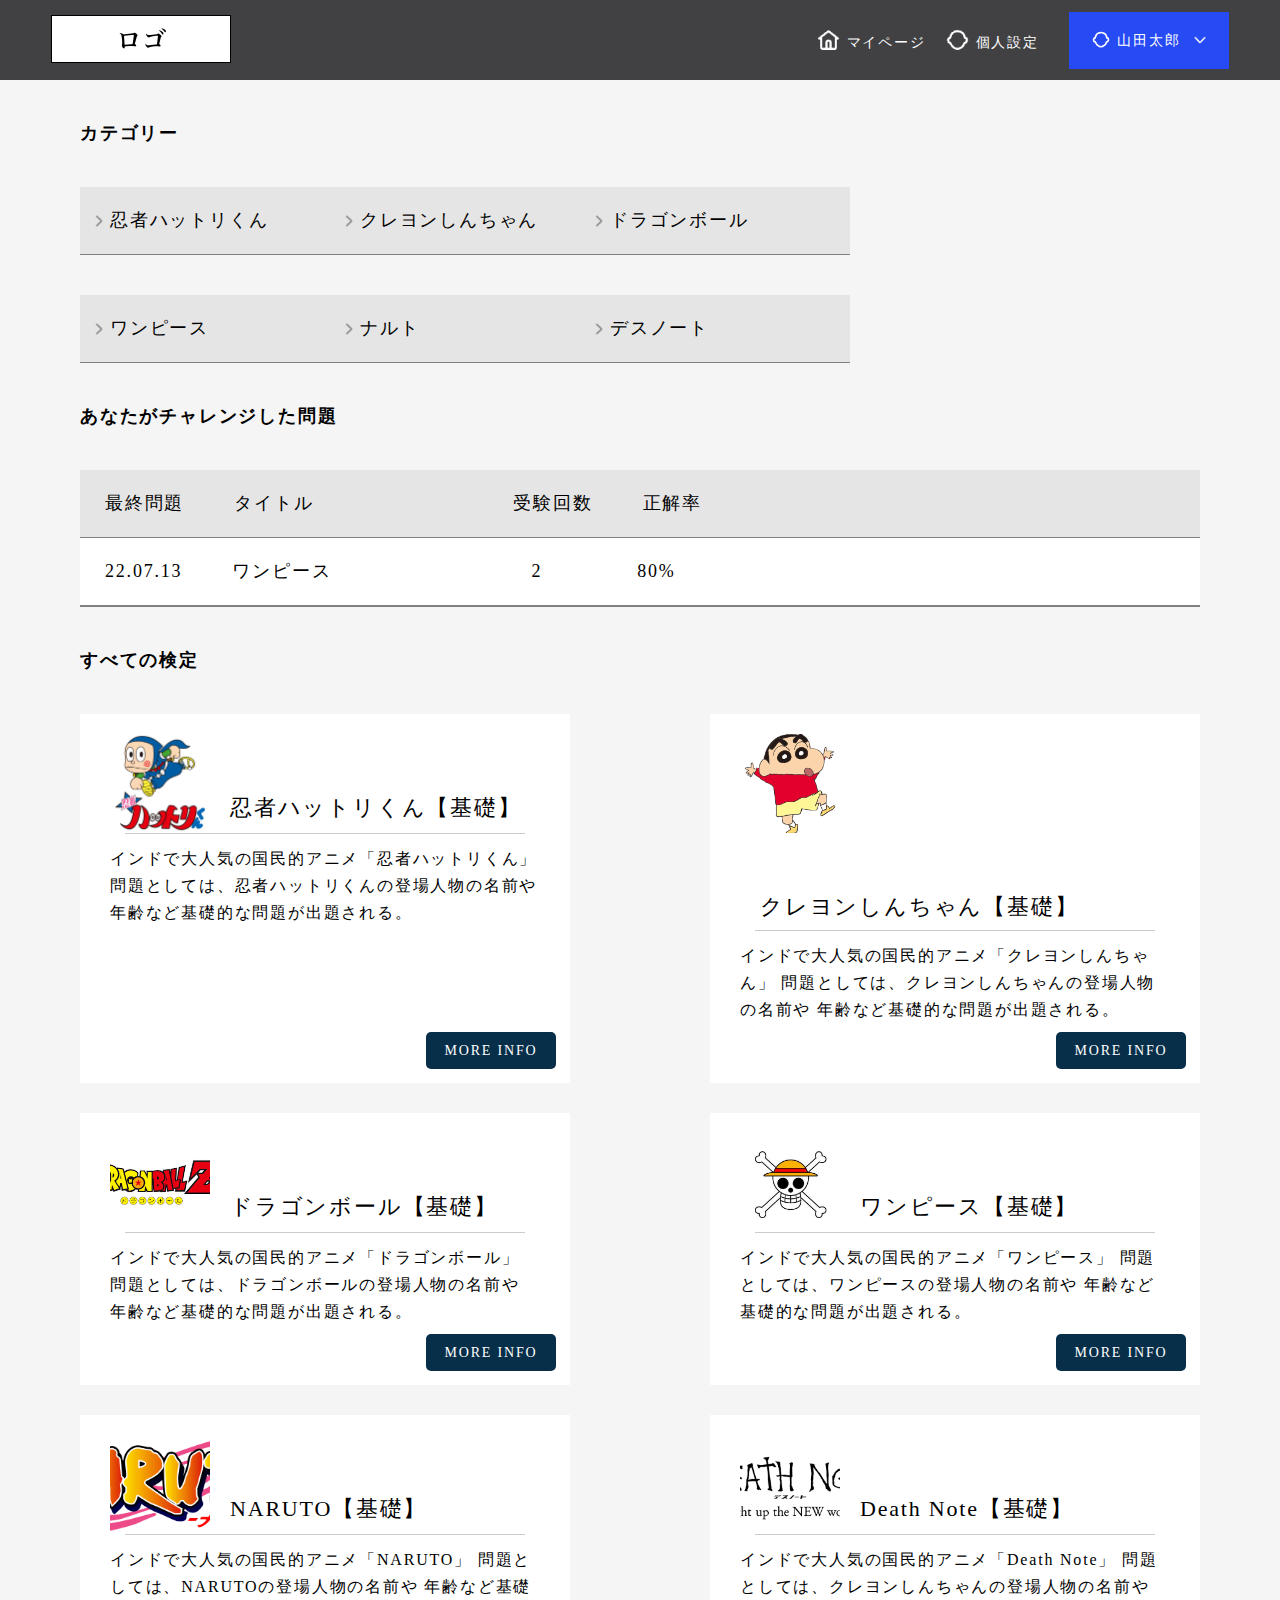
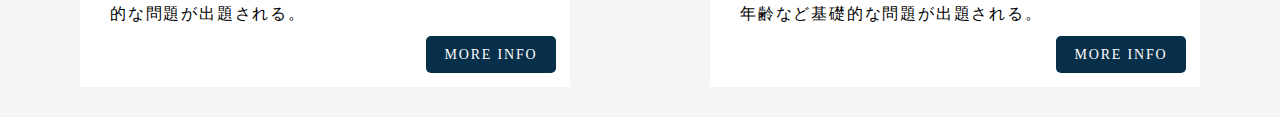
<file: index.html>
<!DOCTYPE html>
<html lang="ja">

<head>
	<meta charset="utf-8">
	<title>アニメ検定</title>
	<meta name="description" content="ディスクリプションを入力">
	<meta name="viewport" content="width=device-width, initial-scale=1.0">
	<link rel="stylesheet" href="./css/reset.css">
	<link rel="stylesheet" href="./css/style.css">
	<link rel="stylesheet" href="./css/hamburger.css">
	<!-- [if lt IE 9] -->
	<script src="http://html5shiv.googlecode.com/svn/trunk/html5.js"></script>
	<script src="http://css3-mediaqueries-js.googlecode.com/svn/trunk/css3-mediaqueries.js"></script>
	<!-- ハンバーガーメニュー -->
	<script src="https://code.jquery.com/jquery-3.4.1.min.js"
		integrity="sha256-CSXorXvZcTkaix6Yvo6HppcZGetbYMGWSFlBw8HfCJo=" crossorigin="anonymous"></script>
	<script src="https://coco-factory.jp/ugokuweb/wp-content/themes/ugokuweb/data/5-2-6/js/5-2-6.js"></script>
	<!-- [endif] -->
	<script src="main.js" defer></script>
</head>

<body>
	<!-- ヘッダー -->
	<header id="header">
		<div class="header__logo">
			<h1 class="site-title">
				<a href="#">
					<img src="./img/logo.png" width="50%">
				</a>
			</h1>
		</div>
		<nav>
			<ul class="nav__container">
				<a href="#">
					<li>
						<div class="aside__container__list aside__container__list--one pc__only">
							<p class="myPage">マイページ</p>
						</div>
					</li>
				</a>
				<a href="#">
					<li>
						<div class="aside__container__list aside__container__list--two pc__only">
							<p class="personalSettings">個人設定</p>
						</div>
					</li>
				</a>
				<a href="#">
					<li>
						<div class="loginButton pc__only">
							<p class="loginButton__text">山田太郎</p>
						</div>
					</li>
				</a>
				<!-- ハンバーガーメニュー -->
				<div class="sp__only">
					<div class="hamburger">
						<span></span>
						<span></span>
						<span></span>
					</div>

					<nav class="globalMenuSp">
						<ul>
							<li><a href="#">マイページ</a></li>
							<li><a href="#">個人設定</a></li>
							<li><a href="#">山田太郎</a></li>
						</ul>
					</nav>
				</div>
			</ul>
		</nav>
	</header>
	<!-- hiddenで消えている部分 -->
	<div class="dropdown__menu" hidden>
		<div class="dropdown__menu__list--one dropdown__menu__list"><a href="#">ゲストログイン</a></div>
		<div class="dropdown__menu__list--two dropdown__menu__list"><a href="#">個人設定</a></div>
		<div class="dropdown__menu__list--three dropdown__menu__list"><a href="#">サインアウト</a></div>
	</div>
	<main>
		<h2>カテゴリー</h2>
		<ul class="category__list category__list--one pc__only">
			<a href="./Quiz.html">
				<li class="category__list__item category__list--one">忍者ハットリくん</li>
			</a>
			<a href="#">
				<li class="category__list__item category__list--two">クレヨンしんちゃん</li>
			</a>
			<a href="#">
				<li class="category__list__item category__list--three">ドラゴンボール</li>
			</a>
		</ul>
		<ul class="category__list category__list--two pc__only">
			<a href="#">
				<li class="category__list__item category__list--four">ワンピース</li>
			</a>
			<a href="#">
				<li class="category__list__item category__list--five">ナルト</li>
			</a>
			<a href="#">
				<li class="category__list__item category__list--six">デスノート</li>
			</a>
		</ul>

		<ul class="category__list category__list__three sp__only">
			<a href="#">
				<li class="category__list__item category__list--five">忍者ハットリくん</li>
			</a>
			<a href="#">
				<li class="category__list__item category__list--six">クレヨンしんちゃん</li>
			</a>
			<a href="#">
			<li class="category__list__item category__list--five">ドラゴンボール</li>
			</a>
			<a href="#">
				<li class="category__list__item category__list--six">ワンピース</li>
			</a>
			<a href="#">
				<li class="category__list__item category__list--five">ナルト</li>
			</a>
			<a href="#">
				<li class="category__list__item category__list--six">デスノート</li>
			</a>
		</ul>

		<div class="challengedQuiz">
			<h2>あなたがチャレンジした問題</h2>
			<ul class="challengedQuiz__list">
				<a href="#">
					<li class="challengedQuiz__list--one">最終問題</li>
				</a>
				<a href="#" class="challengedQuiz__list--two">
					<li class="challengedQuiz__list--two">タイトル</li>
				</a>
				<a href="#">
					<li class="challengedQuiz__list--three">受験回数</li>
				</a>
				<a href="#">
					<li class="challengedQuiz__list--four">正解率</li>
				</a>
			</ul>
		</div>
		<div class="challengedQuiz__moreView">
			<ul class="challengedQuiz__list">
				<a href="#">
					<li class="challengedQuiz__list--one">22.07.13</li>
				</a>
				<a href="#" class="challengedQuiz__list--two">
					<li class="challengedQuiz__list--two">ワンピース</li>
				</a>
				<a href="#">
					<li class="challengedQuiz__list--three">2</li>
				</a>
				<a href="#" class="challengedQuiz__moreView__list--four">
					<li class="challengedQuiz__list--four">80%</li>
				</a>
			</ul>

		</div>
		<h2>すべての検定</h2>
		<div class="allQuiz flex">
			<div class="allQuiz__container Ninzyahattori">
				<div class="flex">
					<img src="./img/allPloblem__NInzyahattori.jpeg" alt="忍者ハットリくん">
					<p class="Ninzyahattori__title__text allQuiz__title__text">忍者ハットリくん【基礎】</p>
				</div>
				<hr>
				<p class="Ninzyahattori__text allQuiz__text">インドで大人気の国民的アニメ「忍者ハットリくん」
					問題としては、忍者ハットリくんの登場人物の名前や
					年齢など基礎的な問題が出題される。
				</p>
				<div class="moreInfo">
					<a class="moreInfo_text" href="./Quiz.html">MORE INFO</a>
				</div>
			</div>
			<div class="allQuiz__container">
				<div class="flex">
					<img src="./img/allPloblem__Kureyonsintyan.png" alt="クレヨンしんちゃん">
					<p class="allQuiz__title__text">クレヨンしんちゃん【基礎】</p>
				</div>
				<hr>
				<p class="allQuiz__text">インドで大人気の国民的アニメ「クレヨンしんちゃん」
					問題としては、クレヨンしんちゃんの登場人物の名前や
					年齢など基礎的な問題が出題される。
				</p>
				<div class="moreInfo">
					<a class="moreInfo_text" href="#">MORE INFO</a>
				</div>
			</div>
			<div class="allQuiz__container">
				<div class="flex">
					<img src="./img/allPloblem__DragonballZ.png" alt="ドラゴンボール">
					<p class="allQuiz__title__text">ドラゴンボール【基礎】</p>
					<hr>
				</div>
				<p class="allQuiz__text">インドで大人気の国民的アニメ「ドラゴンボール」
					問題としては、ドラゴンボールの登場人物の名前や
					年齢など基礎的な問題が出題される。
				</p>
				<div class="moreInfo">
					<a class="moreInfo_text" href="#">MORE INFO</a>
				</div>
			</div>
			<div class="allQuiz__container">
				<div class="flex">
					<img src="./img/allPloblem__Onepeace 1.png" alt="ワンピース">
					<p class="allQuiz__title__text">ワンピース【基礎】</p>
					<hr>
				</div>
				<p class="allQuiz__text">インドで大人気の国民的アニメ「ワンピース」
					問題としては、ワンピースの登場人物の名前や
					年齢など基礎的な問題が出題される。
				</p>
				<div class="moreInfo">
					<a class="moreInfo_text" href="#">MORE INFO</a>
				</div>
			</div>
			<div class="allQuiz__container">
				<div class="flex">
					<img src="./img/allQuiz__Naruto.png" alt="ナルト">
					<p class="allQuiz__title__text">NARUTO【基礎】</p>
					<hr>
				</div>
				<p class="allQuiz__text">インドで大人気の国民的アニメ「NARUTO」
					問題としては、NARUTOの登場人物の名前や
					年齢など基礎的な問題が出題される。
				</p>
				<div class="moreInfo">
					<a class="moreInfo_text" href="#">MORE INFO</a>
				</div>
			</div>
			<div class="allQuiz__container">
				<div class="flex">
					<img src="./img/allQuiz__DeathNote.png" alt="デスノート">
					<p class="allQuiz__title__text">Death Note【基礎】</p>
					<hr>
				</div>
				<p class="allQuiz__text">インドで大人気の国民的アニメ「Death Note」
					問題としては、クレヨンしんちゃんの登場人物の名前や
					年齢など基礎的な問題が出題される。
				</p>
				<div class="moreInfo">
					<a class="moreInfo_text" href="#">MORE INFO</a>
				</div>
			</div>
		</div>
	</main>
</body>

</html>
</file>
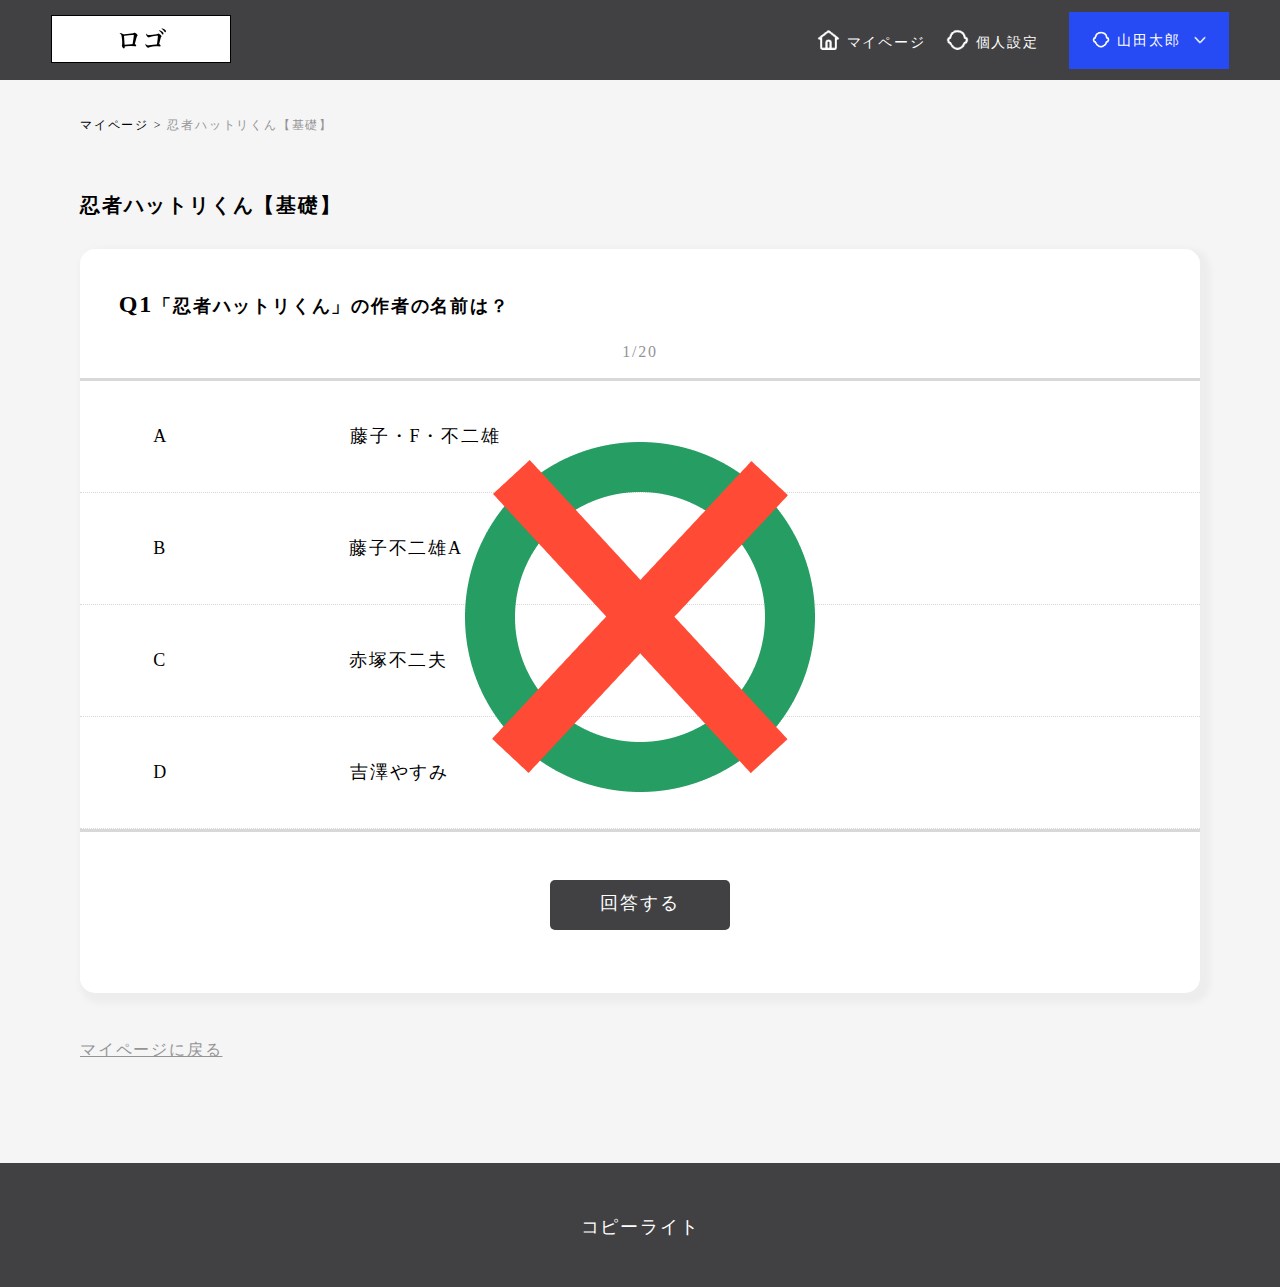
<file: Quiz.html>
<!DOCTYPE html>
<html lang="ja">

<head>
	<meta charset="utf-8">
	<title>アニメ検定</title>
	<meta name="description" content="ディスクリプションを入力">
	<meta name="viewport" content="width=device-width, initial-scale=1.0">
	<link rel="stylesheet" href="./css/reset.css">
	<link rel="stylesheet" href="./css/style.css">
	<link rel="stylesheet" href="./css/hamburger.css">
	<!-- [if lt IE 9] -->
	<script src="http://html5shiv.googlecode.com/svn/trunk/html5.js"></script>
	<script src="http://css3-mediaqueries-js.googlecode.com/svn/trunk/css3-mediaqueries.js"></script>
	<!-- ハンバーガーメニュー -->
	<script src="https://code.jquery.com/jquery-3.4.1.min.js"
		integrity="sha256-CSXorXvZcTkaix6Yvo6HppcZGetbYMGWSFlBw8HfCJo=" crossorigin="anonymous"></script>
	<script src="https://coco-factory.jp/ugokuweb/wp-content/themes/ugokuweb/data/5-2-6/js/5-2-6.js"></script>
	<!-- [endif] -->
	<script src="main.js" defer></script>
</head>

<body>
	<!-- ヘッダー -->
	<header id="header">
		<div class="header__logo">
			<h1 class="site-title">
				<a href="./index.html">
					<img src="./img/logo.png" width="50%">
				</a>
			</h1>
		</div>
		<nav>
			<ul class="nav__container">
				<a href="#">
					<li>
						<div class="aside__container__list aside__container__list--one pc__only">
							<p class="myPage">マイページ</p>
						</div>
					</li>
				</a>
				<a href="#">
					<li>
						<div class="aside__container__list aside__container__list--two pc__only">
							<p class="personalSettings">個人設定</p>
						</div>
					</li>
				</a>
				<a href="#">
					<li>
						<div class="loginButton pc__only">
							<p class="loginButton__text">山田太郎</p>
						</div>
					</li>
				</a>
				<!-- ハンバーガーメニュー -->
				<div class="sp__only">
					<div class="hamburger">
						<span></span>
						<span></span>
						<span></span>
					</div>

					<nav class="globalMenuSp">
						<ul>
							<li><a href="#">マイページ</a></li>
							<li><a href="#">個人設定</a></li>
							<li><a href="#">山田太郎</a></li>
						</ul>
					</nav>
				</div>
			</ul>
		</nav>
	</header>
	<!-- hiddenで消えている部分 -->
	<div class="dropdown__menu" hidden>
		<div class="dropdown__menu__list--one dropdown__menu__list"><a href="#">ゲストログイン</a></div>
		<div class="dropdown__menu__list--two dropdown__menu__list"><a href="#">個人設定</a></div>
		<div class="dropdown__menu__list--three dropdown__menu__list"><a href="#">サインアウト</a></div>
	</div>
	<main>
		<div class="pageSelect__container">
			<a href="./index.html">
				<div class="myPage__text">マイページ > </div>
			</a>
			<a href="./index.html">
				<div class="nextQuiz_text">忍者ハットリくん【基礎】</div>
			</a>
		</div>
		<div class="quiz__content">
			<p class="quiz__text--title">
				忍者ハットリくん【基礎】
			</p>
			<div class="quiz__select__content">
				<p class="quiz__quizTitle--text">
					<span class="quiz__quizTitle__text--number">Q1</span>「忍者ハットリくん」の作者の名前は？
				</p>
				<p class="quizs__number">1/20</p>
				<div class="quiz__select__list">
					<div class="quiz__select__wrapper">
						<p class="quiz__number">A</p>
						<p class="quiz__answer--text">藤子・F・不二雄</p>
					</div>
					<div class="quiz__select__wrapper">
						<p class="quiz__number">B</p>
						<p class="quiz__answer--text">藤子不二雄A</p>
					</div>
					<div class="quiz__select__wrapper">
						<p class="quiz__number">C</p>
						<p class="quiz__answer--text">赤塚不二夫</p>
					</div>
					<div class="quiz__select__wrapper">
						<p class="quiz__number">D</p>
						<p class="quiz__answer--text">吉澤やすみ</p>
					</div>
				</div>
				<div class="answer__button__content">
					<a href="#">
						<div class="answer__button__wrapper">回答する</div>
					</a>
				</div>
				<div class="circle">
					<img src="./img/circle.png">
				</div>
				<div class="embarrassment">
					<img src="./img/embarrassment.png">
				</div>
			</div>
		</div>
		<div class="back__myPage">
			<a href="./index.html">
				マイページに戻る
			</a>
		</div>
	</main>
	<footer>
		<div class="footer">
			<p class="footer__text">
				コピーライト
			</p>
		</div>
	</footer>
</body>

</html>
</file>
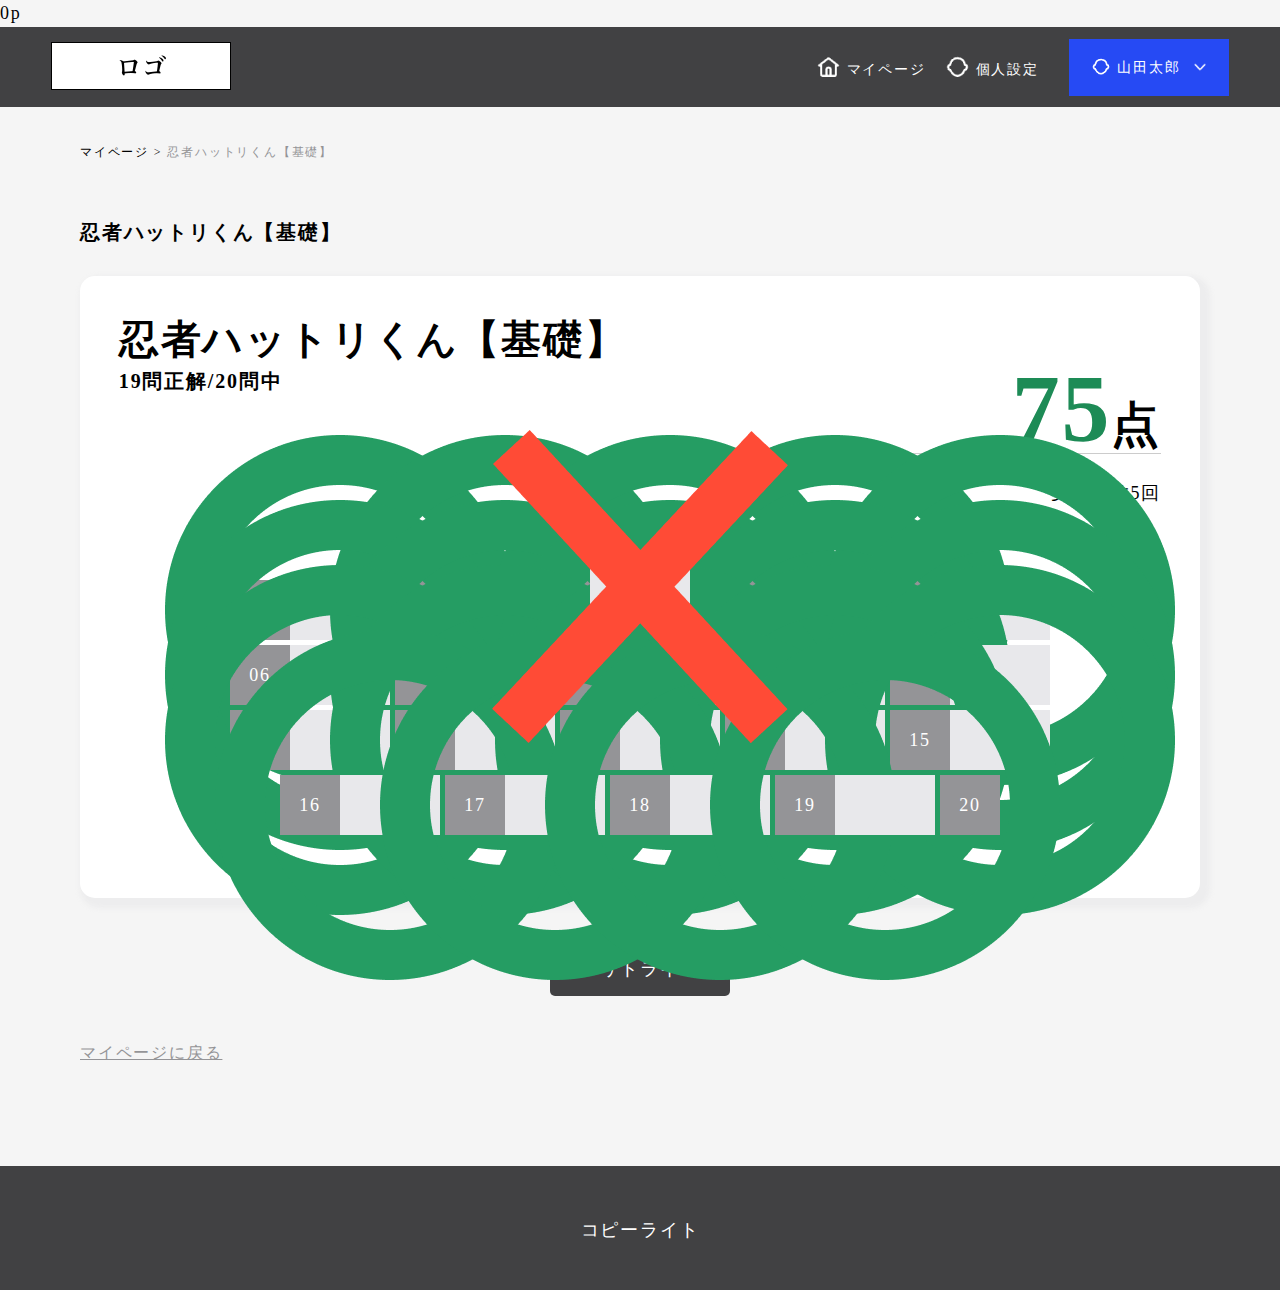
<file: result.html>
0p<!DOCTYPE html>
<html lang="ja">

<head>
	<meta charset="utf-8">
	<title>アニメ検定</title>
	<meta name="description" content="ディスクリプションを入力">
	<meta name="viewport" content="width=device-width, initial-scale=1.0">
	<link rel="stylesheet" href="./css/reset.css">
	<link rel="stylesheet" href="./css/style.css">
	<link rel="stylesheet" href="./css/hamburger.css">
	<!-- [if lt IE 9] -->
	<script src="http://html5shiv.googlecode.com/svn/trunk/html5.js"></script>
	<script src="http://css3-mediaqueries-js.googlecode.com/svn/trunk/css3-mediaqueries.js"></script>
	<!-- ハンバーガーメニュー -->
	<script src="https://code.jquery.com/jquery-3.4.1.min.js"
		integrity="sha256-CSXorXvZcTkaix6Yvo6HppcZGetbYMGWSFlBw8HfCJo=" crossorigin="anonymous"></script>
	<script src="https://coco-factory.jp/ugokuweb/wp-content/themes/ugokuweb/data/5-2-6/js/5-2-6.js"></script>
	<!-- [endif] -->
	<script src="main.js" defer></script>
</head>

<body>
	<!-- ヘッダー -->
	<header id="header">
		<div class="header__logo">
			<h1 class="site-title">
				<a href="./index.html">
					<img src="./img/logo.png" width="50%">
				</a>
			</h1>
		</div>
		<nav>
			<ul class="nav__container">
				<a href="#">
					<li>
						<div class="aside__container__list aside__container__list--one pc__only">
							<p class="myPage">マイページ</p>
						</div>
					</li>
				</a>
				<a href="#">
					<li>
						<div class="aside__container__list aside__container__list--two pc__only">
							<p class="personalSettings">個人設定</p>
						</div>
					</li>
				</a>
				<a href="#">
					<li>
						<div class="loginButton pc__only">
							<p class="loginButton__text">山田太郎</p>
						</div>
					</li>
				</a>
				<!-- ハンバーガーメニュー -->
				<div class="sp__only">
					<div class="hamburger">
						<span></span>
						<span></span>
						<span></span>
					</div>

					<nav class="globalMenuSp">
						<ul>
							<li><a href="#">マイページ</a></li>
							<li><a href="#">個人設定</a></li>
							<li><a href="#">山田太郎</a></li>
						</ul>
					</nav>
				</div>
			</ul>
		</nav>
	</header>
	<!-- hiddenで消えている部分 -->
	<div class="dropdown__menu" hidden>
		<div class="dropdown__menu__list--one dropdown__menu__list"><a href="#">ゲストログイン</a></div>
		<div class="dropdown__menu__list--two dropdown__menu__list"><a href="#">個人設定</a></div>
		<div class="dropdown__menu__list--three dropdown__menu__list"><a href="#">サインアウト</a></div>
	</div>
	<main>
		<div class="pageSelect__container">
			<a href="./index.html">
				<div class="myPage__text">マイページ > </div>
			</a>
			<a href="./index.html">
				<div class="nextQuiz_text">忍者ハットリくん【基礎】</div>
			</a>
		</div>
		<div class="quiz__content">
			<p class="quiz__text--title">
				忍者ハットリくん【基礎】
			</p>
			<div class="quiz__select__content">
				<p class="quiz__quizTitle__text__title--result">
					忍者ハットリくん<br class="sp__only--br"><span class="foundation">【基礎】</span>
				</p>
				<p class="quiz__quizTitle__text__answerRate--result">
					19問正解/20問中
				</p>
				<div class="point__content">
					<p class="point__text"><span class="result__point__number">75</span>点</p>
					<hr class="resultHr">
					<p class="test__numberOfTimes">受験回数5回</p>
				</div>
				<div class="quiz__result__container">
					<div class="quiz__nubmer--result">
						<div class="quiz__nubmer__text--result">
							<p>01</p>
						</div>
						<div class="result">
							<img src="./img/circle.png">
						</div>
					</div>
					<div class="quiz__nubmer--result">
						<div class="quiz__nubmer__text--result">
							<p>02</p>
						</div>
						<div class="result">
							<img src="./img/circle.png">
						</div>
					</div>
					<div class="quiz__nubmer--result">
						<div class="quiz__nubmer__text--result">
							<p>03</p>
						</div>
						<div class="result">
							<img src="./img/circle.png">
						</div>
					</div>
					<div class="quiz__nubmer--result">
						<div class="quiz__nubmer__text--result">
							<p>04</p>
						</div>
						<div class="result">
							<img src="./img/circle.png">
						</div>
					</div>
					<div class="quiz__nubmer--result">
						<div class="quiz__nubmer__text--result">
							<p>05</p>
						</div>
						<div class="result">
							<img src="./img/circle.png">
						</div>
					</div>
					<div class="quiz__nubmer--result">
						<div class="quiz__nubmer__text--result">
							<p>06</p>
						</div>
						<div class="result">
							<img src="./img/circle.png">
						</div>
					</div>
					<div class="quiz__nubmer--result">
						<div class="quiz__nubmer__text--result">
							<p>07</p>
						</div>
						<div class="result">
							<img src="./img/circle.png">
						</div>
					</div>
					<div class="quiz__nubmer--result">
						<div class="quiz__nubmer__text--result">
							<p>08</p>
						</div>
						<div class="result">
							<img src="./img/circle.png">
						</div>
					</div>
					<div class="quiz__nubmer--result">
						<div class="quiz__nubmer__text--result">
							<p>09</p>
						</div>
						<div class="result">
							<img src="./img/circle.png">
						</div>
					</div>
					<div class="quiz__nubmer--result">
						<div class="quiz__nubmer__text--result">
							<p>10</p>
						</div>
						<div class="result">
							<img src="./img/circle.png">
						</div>
					</div>
					<div class="quiz__nubmer--result">
						<div class="quiz__nubmer__text--result">
							<p>11</p>
						</div>
						<div class="result">
							<img src="./img/circle.png">
						</div>
					</div>
					<div class="quiz__nubmer--result">
						<div class="quiz__nubmer__text--result">
							<p>12</p>
						</div>
						<div class="result">
							<img src="./img/circle.png">
						</div>
					</div>
					<div class="quiz__nubmer--result">
						<div class="quiz__nubmer__text--result">
							<p>13</p>
						</div>
						<div class="result">
							<img src="./img/circle.png">
						</div>
					</div>
					<div class="quiz__nubmer--result">
						<div class="quiz__nubmer__text--result">
							<p>14</p>
						</div>
						<div class="result">
							<img src="./img/circle.png">
						</div>
					</div>
					<div class="quiz__nubmer--result">
						<div class="quiz__nubmer__text--result">
							<p>15</p>
						</div>
						<div class="result">
							<img src="./img/circle.png">
						</div>
					</div>
					<div class="quiz__nubmer--result">
						<div class="quiz__nubmer__text--result">
							<p>16</p>
						</div>
						<div class="result">
							<img src="./img/circle.png">
						</div>
					</div>
					<div class="quiz__nubmer--result">
						<div class="quiz__nubmer__text--result">
							<p>17</p>
						</div>
						<div class="result">
							<img src="./img/circle.png">
						</div>
					</div>
					<div class="quiz__nubmer--result">
						<div class="quiz__nubmer__text--result">
							<p>18</p>
						</div>
						<div class="result">
							<img src="./img/circle.png">
						</div>
					</div>
					<div class="quiz__nubmer--result">
						<div class="quiz__nubmer__text--result">
							<p>19</p>
						</div>
						<div class="result">
							<img src="./img/circle.png">
						</div>
					</div>
					<div class="quiz__nubmer--result">
						<div class="quiz__nubmer__text--result">
							<p>20</p>
						</div>
						<div class="result embarrassment">
							<img src="./img/embarrassment.png">
						</div>
					</div>
				</div>
			</div>
			<div class="retry__button__content">
				<a href="#">
					<div class="retry__button__wrapper">リトライ</div>
				</a>
			</div>
		</div>
		<div class="back__myPage">
			<a href="./index.html">
				マイページに戻る
			</a>
		</div>
	</main>
	<footer>
		<div class="footer">
			<p class="footer__text">
				コピーライト
			</p>
		</div>
	</footer>
</body>

</html>
</file>
<file: css/style.css>
@charset "UTF-8";

body {
	font-size: 18px;
	line-height: 1.5em;
	letter-spacing: 0.1em;
	background-color: #F5F5F5;
}

/* header,main共通部分 */
h2 {
	padding: 40px 0;
}

ul {
	list-style: none;
}

hr {
	text-align: center;
	width: 400px;
	margin: 0 auto;
}

.flex {
	display: flex;
	flex-wrap: wrap;
}

a {
	text-decoration: none;
	color: black;
}

/* headere部分 */
.header__logo img {
	width: 180px;
}

.logo {
	padding: 15px 0;
	width: 200px;
	height: 15vh;
}

.logo p {
	color: #fff;
	text-align: center;
}

.left__aside__container {
	background-color: rgb(7, 47, 74);

}

.aside__container p,
.aside__container a {
	color: #fff;
	padding: 15px 0;
}

.myPage {
	margin-top: 25px;
	translate: 30px;
	color: #fff;
}

.myPage::before {
	content: "";
	display: inline-block;
	width: 30px;
	/*画像の幅*/
	height: 25px;
	/*画像の高さ*/
	translate: -1px -3px;
	background-image: url(../img/home_3_line\ \(1\).png);
	background-size: contain;
	background-repeat: no-repeat;
	vertical-align: middle;
}

.personalSettings {
	margin-top: 25px;
	margin-left: 20px;
	color: #fff;
}

.personalSettings::before {
	content: "";
	display: inline-block;
	width: 30px;
	/*画像の幅*/
	height: 25px;
	/*画像の高さ*/
	translate: -1px -3px;
	background-image: url(../img/face_line.png);
	background-size: contain;
	background-repeat: no-repeat;
	vertical-align: middle;
}

.aside__container__list {
	display: flex;
	margin-top: -10px;
}


#header {

	display: flex;
	align-items: center;
	justify-content: space-between;
	margin: 0 auto;
	padding: 0 4%;
	height: 80px;
	background-color: #414143;
}


#header ul {
	padding-bottom: 10px;
	align-items: center;
}

#header li {
	font-size: 0.9rem;
	margin-left: 30px;
}


header li a {
	transition: all 0.3s;
}

#header li a:hover {
	opacity: 0.5;
}

#header li img.icon {
	width: 30px;
}

/* main部分 */
/* TopBar部分 */
main ul {
	display: flex;
}

.nav__container {
	display: flex;
}

.TopBar {
	background-color: #fff;
	z-index: 9999;
}

.loginButton {
	background: var(--sea-500, #264AF4);
	width: 160px;
	margin-top: 10px;
	padding: 15px 0;

}

.dropdown__menu {
	position: absolute;
	right: 4%;
	top: 70px
}

.dropdown__menu a {
	color: #fff;
}

.dropdown__menu__list {
	background-color: rgb(7, 47, 74);
	width: 160px;
	height: 40px;
	text-align: left;
}

.dropdown__menu__list a {
	font-size: 16px;
	padding-left: 25px;
	display: inline;
	vertical-align: text-top;
}

.dropdown__menu__list:hover {
	background-color: #999;
}

.loginButton__text {
	color: #fff;
	text-align: center;
}

.loginButton__text::before {
	content: "";
	display: inline-block;
	width: 20px;
	/*画像の幅*/
	height: 20px;
	/*画像の高さ*/
	translate: -6px -1px;
	background-image: url(../img/face_line.png);
	background-size: contain;
	vertical-align: middle;
}

.loginButton__text::after {
	content: "";
	display: inline-block;
	width: 20px;
	/*画像の幅*/
	height: 20px;
	/*画像の高さ*/
	translate: 10px -1px;
	background-image: url(../img/down_line.png);
	background-size: contain;
	vertical-align: middle;
}

/* main------------------------------------------------------------ */
main {
	background-color: #F5F5F5;
	max-width: 1120px;
	margin: 0 auto;
	padding: 0 2.08%;
}

.challengedQuiz__list {
	background-color: #E5E5E5;
	border-bottom: solid 1px gray;
}

.category__list li,
.challengedQuiz__list li {
	background-color: #E5E5E5;
	padding: 20px 4%;
}

.challengedQuiz__list li {
	padding: 20px 25px;
}

.category__list--one {
	margin-bottom: 20px;
}

.category__list--three,
.category__list--six {
	padding: 0;
}

.category__list li::before {
	content: "";
	display: inline-block;
	width: 20px;
	/*画像の幅*/
	height: 20px;
	/*画像の高さ*/
	translate: -1px -1px;
	background-image: url(../img/right_line\ \(2\).png);
	background-size: contain;
	vertical-align: middle;
}

.challengedQuiz__list--two {
	padding-right: 150px;
}



.category__list__item {
	width: 250px;
	border-bottom: solid 1px gray;
}

/* 受けた検定の詳細部分 */
.challengedQuiz__moreView {
	border-bottom: solid 1px gray;
}

.challengedQuiz__moreView__list--four {
	padding-left: 45px;
}

.challengedQuiz__moreView ul,
.challengedQuiz__moreView li {
	background-color: #fff;
}

/* 全ての検定 */
.allQuiz__container {
	background-color: #fff;
	width: 430px;
	padding: 20px 30px;
	margin-bottom: 30px;
	position: relative;
}

.allQuiz {
	justify-content: space-between;
}

.allQuiz__container img {
	width: 100px;
	height: 99px;
	object-fit: cover;
}

.allQuiz__title__text {
	font-size: 22px;
	margin-top: 60px;
	padding-left: 20px;
	margin-bottom: 10px;
}

.allQuiz__text {
	text-align: left;
	font-size: 16px;
	margin-top: 10px;
	margin-bottom: 40px;
}

.moreInfo {
	/* margin-left: 300px; */
	/* margin-top: 20px; */
	position: absolute;
	right: 14px;
	bottom: 14px;
}

.moreInfo_text {
	background-color: rgb(7, 47, 74);
	color: #fff;
	display: block;
	text-align: center;
	font-size: 14px;
	width: 100px;
	padding: 5px 15px;
	border-radius: 5px;
}

footer {
	margin-top: 100px;
}

.footer {
	background-color: #414143;
	width: 100%;

}

.footer__text {
	color: #fff;
	text-align: center;
	padding-top: 51px;
	padding-bottom: 46px;
}

/* Quiz.html------------------------------------------------------------ */

.pageSelect__container {
	display: flex;
	column-gap: 5px;
	margin: 32px 0 53px;
}

.myPage__text,
.nextQuiz_text {
	font-size: 12px;
}

.nextQuiz_text {
	color: #949497;
}



.quiz__text--title {
	font-size: 20px;
	font-weight: bold;
	margin-bottom: 30px;
}

.quiz__select__content {
	position: relative;
	background-color: #fff;
	border-radius: 15px;
	box-shadow: 5px 5px 5px 5px rgba(216, 216, 219, 0.25);
	padding-bottom: 63px;
}

.circle{
	position: absolute;
	top: 50%;
	left: 50%;
	transform: translate(-50%, -50%);
}

.embarrassment{
	position: absolute;
	top: 50%;
	left: 50%;
	transform: translate(-50%, -50%);	
}

.quiz__quizTitle--text{
	padding-top: 42px;
	padding-left: 3.47%;
	padding-bottom: 18px;
	font-weight: 600;
}

.quiz__quizTitle__text--number{
	font-size: 24px;
}

.quizs__number{
	text-align: center;
	color: #949497;
	font-size: 16px;
	margin-bottom: 13px;
}

.quiz__select__list {
	border-top: 3px solid #D8D8D8;
	border-bottom: 3px solid #D8D8D8;
	height: 100%;
}

.quiz__select__wrapper {
	display: flex;
	column-gap: 109px;
	border-bottom: 1px dotted #D8D8D8;
}

.quiz__number,
.quiz__answer--text {
	padding: 42px 0 42px 6.53%;
}

.answer__button__content {
	background-color: #414143;
	text-align: center;
	align-items: center;
	border-radius: 5px;
	margin: 0 auto;
	width: 180px;
	height: 50px;
	margin-top: 48px;
}

.answer__button__wrapper {
	display: inline-block;
	color: #fff;	
	padding-top: 10px;
}

.answer__button__wrapper a {
	color: #fff;
}

.back__myPage{
	margin-top: 43px;
}

.back__myPage a {
	font-size: 16px;
	color: #949497;
	text-decoration: underline #949497;
}

/* sresult.html----------------------------------------------------- */
.quiz__quizTitle__text__title--result{
	display: block;
	font-size: 40px;
	font-weight: 600;
	padding-top: 50px;
	padding-left: 3.47%;
}

.quiz__quizTitle__text__answerRate--result{
	font-size: 20px;
	font-weight: 600;
	padding-top: 15px;
	padding-left: 3.47%;
}

.point__content{
	text-align: right;
	padding-right: 3.47%;
}

.point__text{
	font-size: 48px;
	font-weight: 600;
}

.result__point__number{
	color: var(--forest-700, #1D8B56);
	font-size: 96px !important;
}
.resultHr{
	width: 34.131%;
	margin-top: 15px;
	margin-right:0px;
}

.test__numberOfTimes{
	margin-top: 25px;
	margin-bottom: 73px;
}

.quiz__nubmer--result{
	display: flex;
}
.quiz__nubmer__text--result{
	background-color: #949497;
	color: #fff;
	width: 60px;
	height: 60px;
	display: flex;
	align-items: center;
	justify-content: center;
}

.quiz__nubmer__text--result p{
	display: inline-block;
}

.quiz__result__container{
	display: flex;
	flex-wrap: wrap;
	justify-content: center;
	gap: 5px;
	margin: 0 13.39%;
}

.result{
	background-color: #E8E8EB;
	width: 100px;
	height: 60px;
	display: flex;
	align-items: center;
	justify-content: center;
}

.retry__button__content {
	background-color: #414143;
	text-align: center;
	align-items: center;
	border-radius: 5px;
	margin: 0 auto;
	width: 180px;
	height: 50px;
	margin-top: 48px;
}

.retry__button__wrapper {
	display: inline-block;
	color: #fff;	
	padding-top: 10px;
}

.retry__button__wrapper a {
	color: #fff;
}







.sp__only {
	display: none;
}

.sp__only--br{
	display: none;
}


/*レスポンシブ対応-----------------------------------------------------*/
@media screen and (max-width: 1024px) {
	.allQuiz__container {
		width: 100%;
	}

	hr {
		display: block;
		width: 100%;
	}
}


@media screen and (max-width: 800px) {
	.category__list__item {
		width: 210px;
	}
	.result__point__number{
		display: block;
		padding-right: 45px;
		margin-top: 33px;
	}
	.sp__only--br{
		display: block;

	}
	.foundation{
		display: block;
		padding-top: 15px;
	}
}



@media screen and (max-width: 710px) {

	.sp__only {
		display: block;
	}

	.pc__only {
		display: none;
	}

	#header li {
		margin-left: 0;
	}

	.challengedQuiz__list {
		font-size: 16px;
	}

	.category__list li {
		padding: 20px 0;
	}

	.challengedQuiz__list--two {
		padding-right: 80px;
	}

	.category__list__item {
		width: 100%;
		margin: 0 auto;
		text-align: center;
	}
}

@media screen and (max-width: 570px) {
	.challengedQuiz__list--two {
		padding-right: 30px;
	}

	.challengedQuiz__list li {
		padding: 15px 13px;
	}
}

@media screen and (max-width:425px) {
	.quiz__answer--text{
		padding-left: 0;
	}
	.quiz__select__wrapper{
		column-gap: 23px;
	}
}

@media screen and (max-width: 418px) {

	.challengedQuiz__list--three,
	.challengedQuiz__list--four {
		display: none;
	}
}
</file>
<file: css/hamburger.css>
@charset "utf-8";

/*　ハンバーガーボタン　*/
.hamburger {
  display : block;
  position: absolute;
  right : 20px;
  top   : 12px;
  width : 42px;
  height: 42px;
  cursor: pointer;
  text-align: center;
}
.hamburger span {
  display : block;
  position: absolute;
  width   : 30px;
  height  : 2px ;
  left    : 6px;
  z-index: 10;
  background : #fff;
  -webkit-transition: 0.3s ease-in-out;
  -moz-transition   : 0.3s ease-in-out;
  transition        : 0.3s ease-in-out;
}
.hamburger span:nth-child(1) {
  top: 10px;
}
.hamburger span:nth-child(2) {
  top: 20px;
}
.hamburger span:nth-child(3) {
  top: 30px;
}


/* ナビ開いてる時のボタン */
.hamburger.active span:nth-child(1) {
  top : 16px;
  left: 6px;
  -webkit-transform: rotate(-45deg);
  -moz-transform   : rotate(-45deg);
  transform        : rotate(-45deg);
}

.hamburger.active span:nth-child(2),
.hamburger.active span:nth-child(3) {
  top: 16px;
  -webkit-transform: rotate(45deg);
  -moz-transform   : rotate(45deg);
  transform        : rotate(45deg);
}

nav.globalMenuSp {
  position: fixed;
  z-index : 2;
  top  : 0;
  left : 0;
  color: #000;
  background: #fff;
  text-align: center;
  transform: translateX(100%);
  transition: all 0.6s;
  width: 100%;
}

nav.globalMenuSp ul {
  background: #3D4555;
  margin: 0 auto;
  padding: 0;
  width: 100%;
}

nav.globalMenuSp ul li {
  list-style-type: none;
  padding: 0;
  width: 100%;
  border-bottom: 1px solid #fff;
}
nav.globalMenuSp ul li:last-child {
  padding-bottom: 0;
  border-bottom: none;
}
nav.globalMenuSp ul li:hover{
  background :#ddd;
}

nav.globalMenuSp ul li a {
  display: block;
  color: #fff;
  padding: 1em 0;
  text-decoration :none;
}

/* このクラスを、jQueryで付与・削除する */
nav.globalMenuSp.active {
  transform: translateX(0%);
}

/* 追加 */
.globalMenuSp {
  color: #fff;
}
</file>
